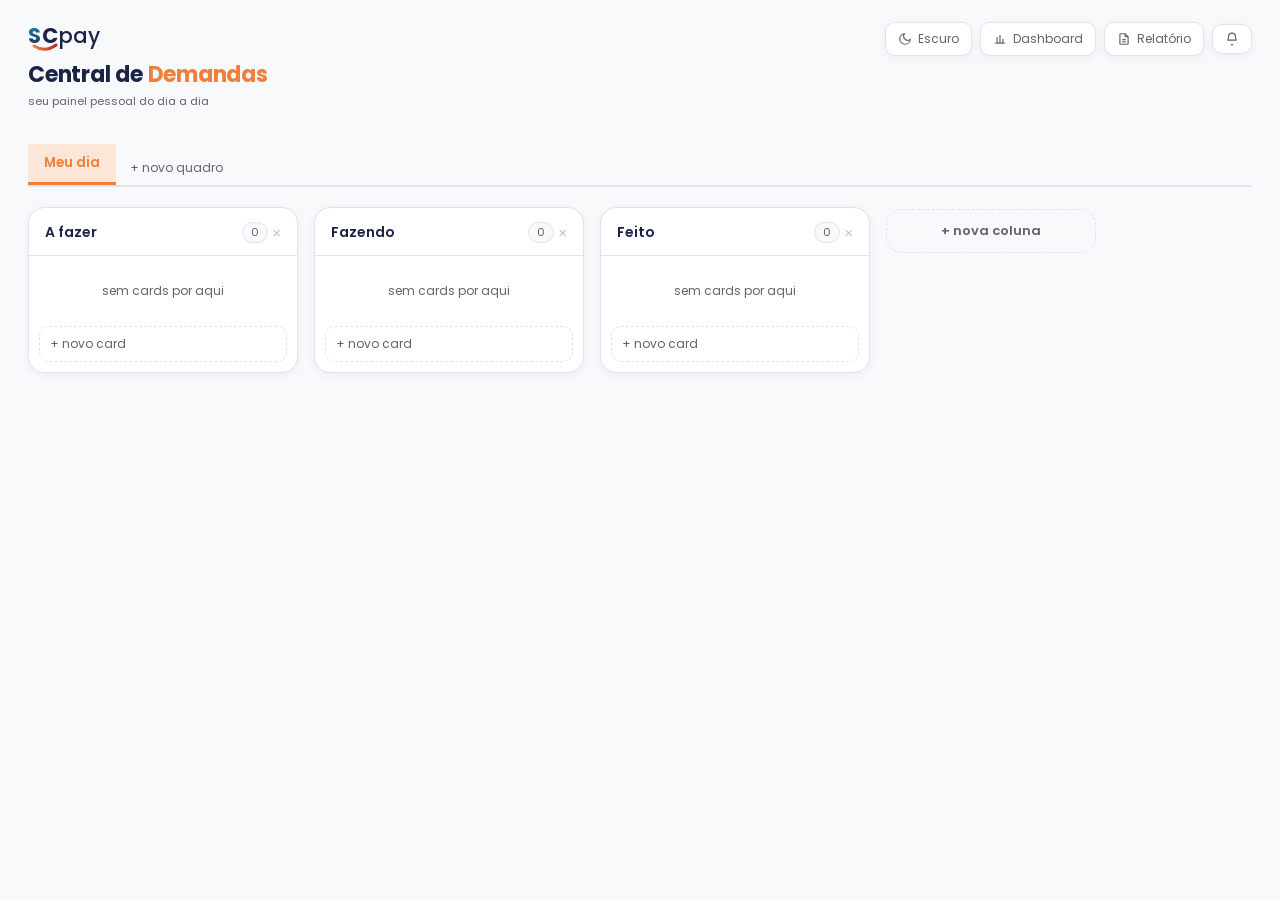
<file: ferramentas/central-de-demandas/index.html>
<!DOCTYPE html>
<html lang="pt-BR">
<head>
<meta charset="UTF-8">
<title>Central de Demandas</title>
<link rel="preconnect" href="https://fonts.googleapis.com">
<link href="https://fonts.googleapis.com/css2?family=Poppins:wght@400;500;600;700&display=swap" rel="stylesheet">
<style>
  :root{
    --ink:#1C2445;
    --ink-soft:#61636E;
    --ink-soft-light:#8D91A2;
    --slate:#2B2D3B;
    --paper:#F7F9FB;
    --paper-raised:#FFFFFF;
    --line:#E2E3E8;
    --amber:#F07F3C;
    --amber-light:#F29258;
    --amber-bg:#FCE6D8;
    --teal:#22C5AD;
    --teal-bg:#CCF1F5;
    --red:#C0463F;
    --red-bg:#F8E3E1;
    --shadow: 0 2px 8px rgba(28,36,69,0.06);
  }
  :root[data-theme="dark"]{
    color-scheme:dark;
    --ink:#E7E9F2;
    --ink-soft:#A0A3B4;
    --ink-soft-light:#7C8091;
    --slate:#0E0F16;
    --paper:#12141C;
    --paper-raised:#1B1E28;
    --line:#2C303C;
    --amber:#F58C4E;
    --amber-light:#F29258;
    --amber-bg:rgba(240,127,60,0.16);
    --teal:#2FD3BB;
    --teal-bg:rgba(34,197,173,0.16);
    --red:#E4675F;
    --red-bg:rgba(192,70,63,0.22);
    --shadow: 0 2px 10px rgba(0,0,0,0.45);
  }
  /* Ajustes pontuais de contraste no tema escuro (badges/cores fixas) */
  :root[data-theme="dark"] .badge.assignee{background:#2E3350; color:var(--ink);}
  :root[data-theme="dark"] .badge.due-ok{color:#4FD8C4;}
  :root[data-theme="dark"] .icon-btn.active-mode{background:var(--amber); color:#12141C; border-color:var(--amber);}
  *{box-sizing:border-box;}
  body{
    margin:0;
    background:var(--paper);
    color:var(--ink);
    font-family:'Poppins',sans-serif;
    min-height:100vh;
  }
  .app{display:flex; flex-direction:column; height:100vh;}

  header{
    padding:22px 28px 0 28px;
    flex-shrink:0;
  }
  .title-row{
    display:flex; align-items:flex-start; justify-content:space-between; gap:16px;
    margin-bottom:16px;
  }
  .wordmark{display:block; margin-bottom:6px;}
  h1{
    font-family:'Poppins',sans-serif;
    font-size:22px; font-weight:700; margin:0;
    letter-spacing:-0.01em;
    color:var(--ink);
  }
  h1 span{color:var(--amber);}
  .subtitle{
    font-family:'Poppins',sans-serif;
    font-size:11px; color:var(--ink-soft); margin-top:2px;
  }
  .save-status{
    font-family:'Poppins',sans-serif;
    font-size:10.5px; margin-top:4px; height:14px;
    display:flex; align-items:center; gap:5px;
    opacity:0;
    transition:opacity .35s ease;
  }
  .save-status.visible{opacity:1;}
  .save-status .dot{width:6px; height:6px; border-radius:50%; flex-shrink:0;}
  .save-status.ok{color:var(--teal);}
  .save-status.ok .dot{background:var(--teal);}
  .save-status.saving{color:var(--ink-soft);}
  .save-status.saving .dot{background:var(--ink-soft);}
  .save-status.error{color:var(--red);}
  .save-status.error .dot{background:var(--red);}

  .header-actions{display:flex; align-items:center; gap:8px; position:relative;}
  .icon-btn{
    display:flex; align-items:center; gap:6px;
    background:var(--paper-raised);
    border:1px solid var(--line);
    border-radius:10px;
    padding:7px 12px;
    font-family:'Poppins',sans-serif;
    font-size:12px;
    color:var(--ink-soft);
    cursor:pointer;
    box-shadow:var(--shadow);
  }
  .icon-btn:hover{color:var(--ink); border-color:var(--ink-soft);}
  .icon-btn.active-mode{background:var(--ink); color:#fff; border-color:var(--ink);}
  .icon-btn svg{width:14px; height:14px; flex-shrink:0;}
  .bell-wrap{position:relative;}
  .bell-badge{
    position:absolute; top:-5px; right:-5px;
    min-width:16px; height:16px; padding:0 3px;
    border-radius:20px; background:var(--red); color:#fff;
    font-family:'Poppins',sans-serif; font-size:9.5px;
    display:flex; align-items:center; justify-content:center;
  }
  .bell-badge.amber{background:var(--amber);}
  .notif-panel{
    position:absolute; top:calc(100% + 8px); right:0;
    width:320px; max-height:380px; overflow-y:auto;
    background:var(--paper-raised); border:1px solid var(--line);
    border-radius:10px; box-shadow:0 12px 30px rgba(27,42,74,0.18);
    z-index:60; display:none;
  }
  .notif-panel.open{display:block;}
  .notif-head{
    font-family:'Poppins',sans-serif; font-weight:600; font-size:12.5px;
    padding:12px 14px; border-bottom:1px solid var(--line);
  }
  .notif-item{
    padding:10px 14px; border-bottom:1px solid var(--line);
    cursor:pointer;
  }
  .notif-item:hover{background:var(--paper);}
  .notif-item:last-child{border-bottom:none;}
  .notif-title{font-size:13px; font-weight:500; margin-bottom:3px;}
  .notif-sub{font-family:'Poppins',sans-serif; font-size:10.5px; color:var(--ink-soft);}
  .notif-empty{padding:20px 14px; text-align:center; font-family:'Poppins',sans-serif; font-size:12px; color:var(--ink-soft);}

  .tabs{
    display:flex; align-items:flex-end; gap:2px;
    border-bottom:2px solid var(--line);
    overflow-x:auto;
    scrollbar-width:none;
  }
  .tabs::-webkit-scrollbar{display:none;}
  .tab{
    font-family:'Poppins',sans-serif;
    font-weight:600; font-size:13.5px;
    padding:9px 16px;
    background:transparent;
    color:var(--ink-soft);
    border:none;
    border-bottom:3px solid transparent;
    cursor:pointer;
    white-space:nowrap;
    position:relative;
    top:2px;
    transition:background .12s, color .12s;
  }
  .tab:hover{background:var(--amber-bg); color:var(--ink);}
  .tab.active{
    background:var(--amber-bg);
    color:var(--amber);
    border-bottom:3px solid var(--amber);
    top:0;
  }
  .tab .del-board{
    margin-left:8px; opacity:.4; font-weight:400;
  }
  .tab .del-board:hover{opacity:1; color:var(--red);}
  .new-board-btn{
    font-family:'Poppins',sans-serif;
    font-size:12px;
    padding:8px 12px;
    background:none;
    border:none;
    color:var(--ink-soft);
    cursor:pointer;
    flex-shrink:0;
  }
  .new-board-btn:hover{color:var(--amber);}

  main{
    flex:1;
    overflow:auto;
    padding:20px 28px 24px 28px;
  }
  .board{
    display:flex;
    gap:16px;
    height:100%;
    align-items:flex-start;
  }
  .column{
    background:var(--paper-raised);
    border:1px solid var(--line);
    border-radius:16px;
    width:270px;
    min-width:270px;
    max-height:100%;
    display:flex;
    flex-direction:column;
    box-shadow:var(--shadow);
  }
  .column.drag-over{outline:2px solid var(--amber); outline-offset:-2px;}
  .col-head{
    padding:12px 12px 10px 14px;
    display:flex; align-items:center; justify-content:space-between;
    border-bottom:1px solid var(--line);
    flex-shrink:0;
  }
  .col-name{
    font-family:'Poppins',sans-serif;
    font-weight:600; font-size:14px;
    background:none; border:none; color:var(--ink);
    width:100%; padding:2px;
    border-radius:4px;
  }
  .col-name:focus{outline:1px solid var(--ink-soft); background:var(--paper);}
  .col-count{
    font-family:'Poppins',sans-serif;
    font-size:11px; color:var(--ink-soft);
    background:var(--paper); border:1px solid var(--line);
    border-radius:20px; padding:1px 8px; margin-left:8px; flex-shrink:0;
  }
  .col-del{
    background:none; border:none; color:var(--ink-soft); opacity:.4;
    cursor:pointer; font-size:15px; padding:2px 4px; flex-shrink:0;
  }
  .col-del:hover{opacity:1; color:var(--red);}

  .card-list{
    padding:10px; overflow-y:auto; flex:1; min-height:60px;
    display:flex; flex-direction:column; gap:8px;
  }
  @keyframes cardIn{
    from{ opacity:0; transform:translateY(8px); }
    to{ opacity:1; transform:translateY(0); }
  }
  @media (prefers-reduced-motion: reduce){
    .card{ animation:none !important; }
  }
  .card{
    background:var(--paper);
    border:1px solid var(--line);
    border-left:3px solid var(--amber);
    border-radius:12px;
    padding:10px 11px;
    cursor:grab;
    transition: box-shadow .16s, transform .16s;
    animation: cardIn .32s cubic-bezier(.2,.7,.3,1) both;
  }
  .card:hover{box-shadow:var(--shadow); transform:translateY(-1px);}
  .card.dragging{
    opacity:.55;
    transform:rotate(-2deg) scale(1.04);
    box-shadow:0 10px 24px rgba(28,36,69,0.18);
    cursor:grabbing;
  }
  .card-title{font-size:13.5px; font-weight:500; line-height:1.35; margin-bottom:7px;}
  .card-meta{display:flex; align-items:center; gap:6px; flex-wrap:wrap;}
  .badge{
    font-family:'Poppins',sans-serif;
    font-size:10.5px;
    padding:2px 7px;
    border-radius:20px;
    display:inline-flex; align-items:center; gap:4px;
  }
  .badge.due-ok{background:var(--teal-bg); color:#0f7a68;}
  .badge.due-soon{background:var(--amber-bg); color:var(--amber);}
  .badge.due-late{background:var(--red-bg); color:var(--red);}
  .badge.checklist{background:var(--line); color:var(--ink-soft);}
  .badge.assignee{background:#E4E6F0; color:var(--ink);}
  .badge.blocker{background:var(--red-bg); color:var(--red); font-weight:500;}
  .badge.effort{background:var(--amber-bg); color:var(--amber); font-weight:500;}

  .add-card-btn{
    margin:0 10px 10px 10px;
    font-family:'Poppins',sans-serif;
    font-size:12px;
    text-align:left;
    padding:8px 10px;
    background:none;
    border:1.5px dashed var(--line);
    border-radius:10px;
    color:var(--ink-soft);
    cursor:pointer;
    flex-shrink:0;
  }
  .add-card-btn:hover{border-color:var(--ink-soft); color:var(--ink);}

  .add-column{
    width:210px; min-width:210px;
    height:44px;
    align-self:flex-start;
    margin-top:2px;
    font-family:'Poppins',sans-serif;
    font-weight:600; font-size:13px;
    background:none;
    border:1.5px dashed var(--line);
    border-radius:16px;
    color:var(--ink-soft);
    cursor:pointer;
  }
  .add-column:hover{border-color:var(--ink-soft); color:var(--ink);}

  /* Dashboard */
  .dash{max-width:920px;}
  .dash-title{
    font-family:'Poppins',sans-serif; font-weight:700; font-size:17px;
    margin:0 0 4px 0;
  }
  .dash-sub{
    font-family:'Poppins',sans-serif; font-size:11px; color:var(--ink-soft);
    margin-bottom:22px;
  }
  .stat-grid{
    display:grid; grid-template-columns:repeat(auto-fit,minmax(140px,1fr)); gap:12px; margin-bottom:26px;
  }
  .stat-card{
    background:var(--paper-raised); border:1px solid var(--line); border-radius:16px;
    padding:14px 16px; box-shadow:var(--shadow);
  }
  .stat-num{font-family:'Poppins',sans-serif; font-weight:700; font-size:24px;}
  .stat-num.red{color:var(--red);} .stat-num.amber{color:var(--amber);} .stat-num.teal{color:var(--teal);}
  .stat-label{font-family:'Poppins',sans-serif; font-size:10.5px; color:var(--ink-soft); margin-top:3px;}
  .dash-panel{
    background:var(--paper-raised); border:1px solid var(--line); border-radius:16px;
    padding:18px 20px; margin-bottom:16px; box-shadow:var(--shadow);
  }
  .dash-panel h3{
    font-family:'Poppins',sans-serif; font-size:13.5px; font-weight:600; margin:0 0 14px 0;
  }
  .bar-row{display:flex; align-items:center; gap:10px; margin-bottom:10px;}
  .bar-row:last-child{margin-bottom:0;}
  .bar-label{
    font-family:'Poppins',sans-serif; font-size:11px; color:var(--ink-soft);
    width:130px; flex-shrink:0; overflow:hidden; text-overflow:ellipsis; white-space:nowrap;
  }
  .bar-track{flex:1; height:9px; background:var(--paper); border-radius:20px; overflow:hidden;}
  .bar-fill{height:100%; background:var(--amber); border-radius:20px; width:0; transition:width .7s cubic-bezier(.2,.7,.2,1);}
  .bar-val{font-family:'Poppins',sans-serif; font-size:11px; width:26px; text-align:right; flex-shrink:0;}
  .progress-line{display:flex; align-items:center; gap:12px;}
  .progress-track{flex:1; height:14px; background:var(--paper); border-radius:20px; overflow:hidden;}
  .progress-fill{height:100%; background:repeating-linear-gradient(135deg, var(--amber) 0 10px, var(--amber-light) 10px 20px); border-radius:20px; width:0; transition:width .8s cubic-bezier(.2,.7,.2,1);}
  .progress-pct{font-family:'Poppins',sans-serif; font-weight:700; font-size:15px;}

  /* Modal */
  .overlay{
    position:fixed; inset:0; background:rgba(27,42,74,0.35);
    display:none; align-items:center; justify-content:center; z-index:50;
    padding:20px;
  }
  .overlay.open{display:flex;}
  .modal{
    background:var(--paper-raised);
    border-radius:16px;
    width:100%; max-width:440px;
    max-height:85vh; overflow-y:auto;
    padding:22px;
    box-shadow:0 12px 40px rgba(27,42,74,0.25);
  }
  .modal-title{
    font-family:'Poppins',sans-serif;
    font-weight:600; font-size:16px;
    border:none; width:100%; padding:6px 0;
    border-bottom:2px solid var(--line);
    margin-bottom:16px;
  }
  .modal-title:focus{outline:none; border-bottom-color:var(--ink);}
  .field-label{
    font-family:'Poppins',sans-serif;
    font-size:10.5px; text-transform:uppercase; letter-spacing:.04em;
    color:var(--ink-soft); margin-bottom:6px; display:block;
  }
  .field{margin-bottom:18px;}
  .field-row{display:flex; gap:16px;}
  .field-row .field{flex:1;}
  input[type=date], input[type=text].line-input, select.line-input{
    font-family:'Poppins',sans-serif; font-size:13px;
    padding:9px 11px; border:1px solid var(--line); border-radius:10px;
    color:var(--ink); background:var(--paper-raised); width:100%;
  }
  .clear-date{
    font-family:'Poppins',sans-serif; font-size:11px;
    background:none; border:none; color:var(--ink-soft); cursor:pointer;
    margin-left:8px; text-decoration:underline;
  }
  .checklist-item{
    display:flex; align-items:center; gap:8px; margin-bottom:6px;
  }
  .checklist-item input[type=checkbox]{width:15px; height:15px; accent-color:var(--teal); flex-shrink:0;}
  .checklist-item input[type=text]{
    flex:1; border:none; border-bottom:1px solid transparent;
    font-size:13.5px; padding:3px 2px; background:none; color:var(--ink);
  }
  .checklist-item input[type=text]:focus{outline:none; border-bottom-color:var(--line);}
  .checklist-item.done input[type=text]{color:var(--ink-soft); text-decoration:line-through;}
  .checklist-item .rm{
    background:none; border:none; color:var(--ink-soft); opacity:.4; cursor:pointer; font-size:14px;
  }
  .checklist-item .rm:hover{opacity:1; color:var(--red);}
  .add-task-row{
    display:flex; gap:8px; margin-top:8px;
  }
  .add-task-row input{
    flex:1; border:1px solid var(--line); border-radius:10px;
    padding:8px 10px; font-size:13px; font-family:'Poppins',sans-serif;
  }
  .add-task-row button{
    background:var(--amber); color:#fff; border:none; border-radius:10px;
    padding:0 16px; font-size:13px; cursor:pointer; font-family:'Poppins',sans-serif; font-weight:500;
  }
  .modal-footer{
    display:flex; justify-content:space-between; align-items:center;
    margin-top:20px; padding-top:14px; border-top:1px solid var(--line);
  }
  .delete-card{
    background:none; border:1px solid var(--red); color:var(--red);
    font-size:12px; padding:8px 14px; border-radius:10px; cursor:pointer;
    font-family:'Poppins',sans-serif;
  }
  .delete-card:hover{background:var(--red-bg);}
  .close-modal{
    background:var(--teal); color:#fff; border:none;
    font-size:13px; padding:9px 18px; border-radius:10px; cursor:pointer;
    font-family:'Poppins',sans-serif; font-weight:600;
  }
  .empty-state{
    font-family:'Poppins',sans-serif; font-size:12px; color:var(--ink-soft);
    padding:16px 12px; text-align:center;
  }
</style>
</head>
<body>
<div class="app">
  <header>
    <div class="title-row">
      <div>
        <svg class="wordmark" width="112" height="30" viewBox="0 0 112 30" xmlns="http://www.w3.org/2000/svg" aria-label="SCpay">
          <defs>
            <linearGradient id="sGrad" x1="0" y1="0" x2="0" y2="1">
              <stop offset="0%" stop-color="#178FCF"/>
              <stop offset="100%" stop-color="#1C2445"/>
            </linearGradient>
            <linearGradient id="swooshGrad" x1="0" y1="0" x2="1" y2="0">
              <stop offset="0%" stop-color="#F07F3C"/>
              <stop offset="100%" stop-color="#B82724"/>
            </linearGradient>
          </defs>
          <path d="M6,24 Q17,31 28,23" fill="none" stroke="url(#swooshGrad)" stroke-width="3" stroke-linecap="round"/>
          <text x="0" y="21" font-family="Poppins, sans-serif" font-size="21" font-weight="700" fill="url(#sGrad)">S</text>
          <text x="14" y="21" font-family="Poppins, sans-serif" font-size="21" font-weight="700" fill="#1C2445">C</text>
          <text x="30" y="21" font-family="Poppins, sans-serif" font-size="21" font-weight="500" fill="#1C2445">pay</text>
        </svg>
        <h1>Central de <span>Demandas</span></h1>
        <div class="subtitle">seu painel pessoal do dia a dia</div>
        <div class="save-status" id="saveStatus"></div>
      </div>
      <div class="header-actions">
        <button class="icon-btn" id="themeToggle" title="Alternar tema claro/escuro" aria-label="Alternar tema claro/escuro"></button>
        <button class="icon-btn" id="dashToggle">
          <svg viewBox="0 0 24 24" fill="none" stroke="currentColor" stroke-width="2"><path d="M4 19h16M7 19V9M12 19V5M17 19v-7"/></svg>
          Dashboard
        </button>
        <button class="icon-btn" id="reportBtn">
          <svg viewBox="0 0 24 24" fill="none" stroke="currentColor" stroke-width="2"><path d="M14 3H6a1 1 0 0 0-1 1v16a1 1 0 0 0 1 1h12a1 1 0 0 0 1-1V8l-5-5Z"/><path d="M14 3v5h5M9 13h6M9 17h6"/></svg>
          Relatório
        </button>
        <div class="bell-wrap">
          <button class="icon-btn" id="bellBtn">
            <svg viewBox="0 0 24 24" fill="none" stroke="currentColor" stroke-width="2"><path d="M6 8a6 6 0 0 1 12 0c0 5 2 6 2 6H4s2-1 2-6Z"/><path d="M10.3 21a1.94 1.94 0 0 0 3.4 0"/></svg>
            <span class="bell-badge" id="bellBadge" style="display:none;"></span>
          </button>
          <div class="notif-panel" id="notifPanel"></div>
        </div>
      </div>
    </div>
    <div class="tabs" id="tabs"></div>
  </header>
  <main id="main">
    <div class="board" id="board"></div>
  </main>
</div>

<div class="overlay" id="overlay">
  <div class="modal" id="modal"></div>
</div>

<script>
const STORAGE_KEY = 'kanban-state';
const THEME_KEY = 'kanban-theme';
let state = null;
let activeCardRef = null; // {boardId, colId, cardId}
let viewMode = 'board'; // 'board' | 'dashboard'

function uid(){ return Math.random().toString(36).slice(2,10); }

// ---- Theme (claro / escuro) ----
const SUN_ICON = '<svg viewBox="0 0 24 24" fill="none" stroke="currentColor" stroke-width="2"><circle cx="12" cy="12" r="4"/><path d="M12 2v2M12 20v2M4.9 4.9l1.4 1.4M17.7 17.7l1.4 1.4M2 12h2M20 12h2M4.9 19.1l1.4-1.4M17.7 6.3l1.4-1.4"/></svg>';
const MOON_ICON = '<svg viewBox="0 0 24 24" fill="none" stroke="currentColor" stroke-width="2"><path d="M21 12.8A9 9 0 1 1 11.2 3a7 7 0 0 0 9.8 9.8Z"/></svg>';

function initTheme(){
  let theme;
  try{ theme = localStorage.getItem(THEME_KEY); }catch(e){ theme = null; }
  if(theme !== 'dark' && theme !== 'light'){
    theme = (window.matchMedia && window.matchMedia('(prefers-color-scheme: dark)').matches) ? 'dark' : 'light';
  }
  applyTheme(theme);
}

function applyTheme(theme){
  document.documentElement.setAttribute('data-theme', theme);
  const btn = document.getElementById('themeToggle');
  if(btn){
    const dark = theme === 'dark';
    btn.innerHTML = (dark ? SUN_ICON : MOON_ICON) + (dark ? 'Claro' : 'Escuro');
  }
}

function toggleTheme(){
  const next = document.documentElement.getAttribute('data-theme') === 'dark' ? 'light' : 'dark';
  applyTheme(next);
  try{ localStorage.setItem(THEME_KEY, next); }catch(e){ /* modo privado: tema não persiste, mas segue funcionando */ }
}

document.getElementById('themeToggle').addEventListener('click', toggleTheme);
initTheme();

const EFFORT_OPTIONS = [
  {value:'', label:'—'},
  {value:'pp', label:'PP · rápido'},
  {value:'p', label:'P · pequeno'},
  {value:'m', label:'M · médio'},
  {value:'g', label:'G · grande'},
  {value:'gg', label:'GG · muito grande'}
];
const EFFORT_LABELS = {pp:'PP', p:'P', m:'M', g:'G', gg:'GG'};

function defaultState(){
  const boardId = uid();
  const mk = n => ({id:uid(), name:n, cards:[]});
  return {
    activeBoardId: boardId,
    members: [],
    boards: [
      { id: boardId, name: 'Meu dia', columns: [mk('A fazer'), mk('Fazendo'), mk('Feito')] }
    ]
  };
}

function loadState(){
  try{
    const raw = localStorage.getItem(STORAGE_KEY);
    state = raw ? JSON.parse(raw) : defaultState();
  }catch(e){
    console.error('Não foi possível ler os dados salvos neste navegador', e);
    state = defaultState();
  }
  if(!state.members) state.members = [];
  state.boards.forEach(b=> b.columns.forEach(c=> c.cards.forEach(card=>{
    if(card.assignee === undefined) card.assignee = '';
    if(card.blocker === undefined) card.blocker = '';
    if(card.effort === undefined) card.effort = '';
  })));
  render();
}

let saveTimer = null;
let saveStatusHideTimer = null;
let memoryOnlyFallback = false; // true se este navegador não permitir localStorage (ex: modo privado restrito)

function setSaveStatus(kind, text){
  const el = document.getElementById('saveStatus');
  if(!el) return;
  clearTimeout(saveStatusHideTimer);
  el.className = 'save-status ' + kind;
  el.innerHTML = `<span class="dot"></span>${text}`;
  requestAnimationFrame(()=> el.classList.add('visible'));
  if(kind === 'ok'){
    saveStatusHideTimer = setTimeout(()=> el.classList.remove('visible'), 2200);
  }
}

function saveState(){
  clearTimeout(saveTimer);
  saveTimer = setTimeout(()=>{
    const payload = JSON.stringify(state);
    try{
      localStorage.setItem(STORAGE_KEY, payload);
      memoryOnlyFallback = false;
      setSaveStatus('ok', 'Salvo neste navegador');
    }catch(e){
      console.error('Falha ao salvar no localStorage', e);
      memoryOnlyFallback = true;
      const reason = (e && e.name === 'QuotaExceededError')
        ? 'o armazenamento deste navegador está cheio'
        : 'este navegador está bloqueando o armazenamento local (ex: modo privado)';
      setSaveStatus('error', `Não foi possível salvar — ${reason}. Seus dados continuam na tela, mas serão perdidos ao fechar a aba.`);
    }
  }, 150);
}

window.addEventListener('beforeunload', (e)=>{
  if(memoryOnlyFallback){
    e.preventDefault();
    e.returnValue = '';
  }
});

function activeBoard(){
  return state.boards.find(b=>b.id===state.activeBoardId) || state.boards[0];
}

function isDoneColumn(col){
  const n = col.name.toLowerCase();
  return n.includes('feito') || n.includes('conclu') || n.includes('done') || n.includes('pronto');
}

function dueInfo(dateStr){
  if(!dateStr) return null;
  const today = new Date(); today.setHours(0,0,0,0);
  const d = new Date(dateStr+'T00:00:00');
  const diffDays = Math.round((d-today)/86400000);
  const fmt = d.toLocaleDateString('pt-BR',{day:'2-digit', month:'2-digit'});
  if(diffDays < 0) return {cls:'due-late', label:`atrasado · ${fmt}`, diffDays};
  if(diffDays <= 2) return {cls:'due-soon', label:`prazo ${fmt}`, diffDays};
  return {cls:'due-ok', label:`prazo ${fmt}`, diffDays};
}

function render(){
  renderTabs();
  renderHeaderActions();
  renderNotifPanel();
  if(viewMode==='dashboard') renderDashboard();
  else renderBoard();
}

function renderTabs(){
  const tabs = document.getElementById('tabs');
  tabs.innerHTML = '';
  state.boards.forEach(b=>{
    const el = document.createElement('div');
    el.className = 'tab' + (b.id===state.activeBoardId ? ' active':'');
    el.innerHTML = escapeHtml(b.name) + (state.boards.length>1 ? ' <span class="del-board" title="Excluir quadro">×</span>' : '');
    el.onclick = (e)=>{
      if(e.target.classList.contains('del-board')){
        e.stopPropagation();
        if(confirm(`Excluir o quadro "${b.name}"?`)){
          state.boards = state.boards.filter(x=>x.id!==b.id);
          if(state.activeBoardId===b.id) state.activeBoardId = state.boards[0].id;
          saveState(); render();
        }
        return;
      }
      state.activeBoardId = b.id;
      saveState(); render();
    };
    tabs.appendChild(el);
  });
  const addBtn = document.createElement('button');
  addBtn.className = 'new-board-btn';
  addBtn.textContent = '+ novo quadro';
  addBtn.onclick = ()=>{
    const name = prompt('Nome do novo quadro:');
    if(!name) return;
    const mk = n => ({id:uid(), name:n, cards:[]});
    const nb = {id:uid(), name, columns:[mk('A fazer'), mk('Fazendo'), mk('Feito')]};
    state.boards.push(nb);
    state.activeBoardId = nb.id;
    saveState(); render();
  };
  tabs.appendChild(addBtn);
}

function renderHeaderActions(){
  document.getElementById('dashToggle').classList.toggle('active-mode', viewMode==='dashboard');
}

// ---- Notifications ----
function getNotifications(){
  const items = [];
  state.boards.forEach(b=>{
    b.columns.forEach(col=>{
      if(isDoneColumn(col)) return;
      col.cards.forEach(card=>{
        const info = dueInfo(card.dueDate);
        if(info && info.diffDays<=2){
          items.push({board:b, col, card, info});
        }
      });
    });
  });
  items.sort((a,b)=> a.info.diffDays - b.info.diffDays);
  return items;
}

function renderNotifPanel(){
  const items = getNotifications();
  const badge = document.getElementById('bellBadge');
  if(items.length===0){
    badge.style.display = 'none';
  }else{
    badge.style.display = 'flex';
    badge.textContent = items.length;
    const hasLate = items.some(i=>i.info.diffDays<0);
    badge.classList.toggle('amber', !hasLate);
  }
  const panel = document.getElementById('notifPanel');
  panel.innerHTML = '';
  const head = document.createElement('div');
  head.className = 'notif-head';
  head.textContent = 'Vencimentos próximos e atrasados';
  panel.appendChild(head);
  if(items.length===0){
    const e = document.createElement('div');
    e.className = 'notif-empty';
    e.textContent = 'Nada vencendo nos próximos dias 🙂';
    panel.appendChild(e);
    return;
  }
  items.forEach(it=>{
    const el = document.createElement('div');
    el.className = 'notif-item';
    const title = document.createElement('div');
    title.className = 'notif-title';
    title.textContent = it.card.title || '(sem título)';
    const sub = document.createElement('div');
    sub.className = 'notif-sub';
    sub.textContent = `${it.board.name} · ${it.col.name} · ${it.info.label}`;
    el.appendChild(title); el.appendChild(sub);
    el.onclick = ()=>{
      document.getElementById('notifPanel').classList.remove('open');
      viewMode = 'board';
      state.activeBoardId = it.board.id;
      saveState(); render();
      openCardModal(it.board.id, it.col.id, it.card.id);
    };
    panel.appendChild(el);
  });
}

document.getElementById('bellBtn').addEventListener('click', (e)=>{
  e.stopPropagation();
  document.getElementById('notifPanel').classList.toggle('open');
});
document.addEventListener('click', (e)=>{
  const panel = document.getElementById('notifPanel');
  if(panel.classList.contains('open') && !panel.contains(e.target) && e.target.id!=='bellBtn'){
    panel.classList.remove('open');
  }
});

document.getElementById('dashToggle').addEventListener('click', ()=>{
  viewMode = viewMode==='dashboard' ? 'board' : 'dashboard';
  render();
});

document.getElementById('reportBtn').addEventListener('click', generateReport);

// ---- Board view ----
function renderBoard(){
  const main = document.getElementById('main');
  main.innerHTML = '<div class="board" id="board"></div>';
  const board = document.getElementById('board');
  const b = activeBoard();
  b.columns.forEach(col=>{
    board.appendChild(renderColumn(b, col));
  });
  const addCol = document.createElement('button');
  addCol.className = 'add-column';
  addCol.textContent = '+ nova coluna';
  addCol.onclick = ()=>{
    const name = prompt('Nome da coluna:');
    if(!name) return;
    b.columns.push({id:uid(), name, cards:[]});
    saveState(); render();
  };
  board.appendChild(addCol);
}

function renderColumn(board, col){
  const wrap = document.createElement('div');
  wrap.className = 'column';
  wrap.ondragover = (e)=>{ e.preventDefault(); wrap.classList.add('drag-over'); };
  wrap.ondragleave = ()=> wrap.classList.remove('drag-over');
  wrap.ondrop = (e)=>{
    e.preventDefault();
    wrap.classList.remove('drag-over');
    const cardId = e.dataTransfer.getData('text/plain');
    moveCard(board, cardId, col.id);
  };

  const head = document.createElement('div');
  head.className = 'col-head';
  const nameInput = document.createElement('input');
  nameInput.className = 'col-name';
  nameInput.value = col.name;
  nameInput.onchange = ()=>{ col.name = nameInput.value || col.name; saveState(); render(); };
  const count = document.createElement('span');
  count.className = 'col-count';
  count.textContent = col.cards.length;
  const del = document.createElement('button');
  del.className = 'col-del';
  del.textContent = '×';
  del.title = 'Excluir coluna';
  del.onclick = ()=>{
    if(board.columns.length<=1){ alert('O quadro precisa ter ao menos uma coluna.'); return; }
    if(confirm(`Excluir a coluna "${col.name}" e seus cards?`)){
      board.columns = board.columns.filter(c=>c.id!==col.id);
      saveState(); render();
    }
  };
  head.appendChild(nameInput);
  head.appendChild(count);
  head.appendChild(del);
  wrap.appendChild(head);

  const list = document.createElement('div');
  list.className = 'card-list';
  if(col.cards.length===0){
    const empty = document.createElement('div');
    empty.className = 'empty-state';
    empty.textContent = 'sem cards por aqui';
    list.appendChild(empty);
  }
  col.cards.forEach((card, idx)=>{
    const cardEl = renderCard(board, col, card);
    cardEl.style.animationDelay = `${Math.min(idx,10)*35}ms`;
    list.appendChild(cardEl);
  });
  wrap.appendChild(list);

  const addCardBtn = document.createElement('button');
  addCardBtn.className = 'add-card-btn';
  addCardBtn.textContent = '+ novo card';
  addCardBtn.onclick = ()=>{
    const card = {id:uid(), title:'Novo card', dueDate:'', assignee:'', blocker:'', effort:'', checklist:[]};
    col.cards.push(card);
    saveState(); render();
    openCardModal(board.id, col.id, card.id);
  };
  wrap.appendChild(addCardBtn);

  return wrap;
}

function renderCard(board, col, card){
  const el = document.createElement('div');
  el.className = 'card';
  el.draggable = true;
  el.ondragstart = (e)=>{
    e.dataTransfer.setData('text/plain', card.id);
    setTimeout(()=> el.classList.add('dragging'), 0);
  };
  el.ondragend = ()=> el.classList.remove('dragging');
  el.onclick = ()=> openCardModal(board.id, col.id, card.id);

  const title = document.createElement('div');
  title.className = 'card-title';
  title.textContent = card.title || '(sem título)';
  el.appendChild(title);

  const meta = document.createElement('div');
  meta.className = 'card-meta';
  const info = dueInfo(card.dueDate);
  if(info){
    const b = document.createElement('span');
    b.className = 'badge ' + info.cls;
    b.textContent = info.label;
    meta.appendChild(b);
  }
  if(card.assignee){
    const b = document.createElement('span');
    b.className = 'badge assignee';
    b.textContent = '@ ' + card.assignee;
    meta.appendChild(b);
  }
  if(card.effort){
    const b = document.createElement('span');
    b.className = 'badge effort';
    b.textContent = EFFORT_LABELS[card.effort] || card.effort;
    meta.appendChild(b);
  }
  if(card.blocker){
    const b = document.createElement('span');
    b.className = 'badge blocker';
    b.title = card.blocker;
    b.textContent = '⛔ bloqueado';
    meta.appendChild(b);
  }
  if(card.checklist.length>0){
    const done = card.checklist.filter(t=>t.done).length;
    const b = document.createElement('span');
    b.className = 'badge checklist';
    b.textContent = `✓ ${done}/${card.checklist.length}`;
    meta.appendChild(b);
  }
  el.appendChild(meta);
  return el;
}

function moveCard(board, cardId, targetColId){
  let card = null, fromCol = null;
  for(const c of board.columns){
    const idx = c.cards.findIndex(x=>x.id===cardId);
    if(idx>-1){ card = c.cards[idx]; fromCol = c; c.cards.splice(idx,1); break; }
  }
  if(!card) return;
  const toCol = board.columns.find(c=>c.id===targetColId);
  toCol.cards.push(card);
  saveState(); render();
}

function escapeHtml(s){
  const d = document.createElement('div');
  d.textContent = s;
  return d.innerHTML;
}

// ---- Modal ----
function findCard(boardId, colId, cardId){
  const b = state.boards.find(x=>x.id===boardId);
  const c = b.columns.find(x=>x.id===colId);
  const card = c.cards.find(x=>x.id===cardId);
  return {board:b, col:c, card};
}

function openCardModal(boardId, colId, cardId){
  activeCardRef = {boardId, colId, cardId};
  document.getElementById('overlay').classList.add('open');
  renderModal();
}

function closeModal(){
  document.getElementById('overlay').classList.remove('open');
  activeCardRef = null;
  render();
}

function renderModal(){
  const {board, col, card} = findCard(activeCardRef.boardId, activeCardRef.colId, activeCardRef.cardId);
  const modal = document.getElementById('modal');
  modal.innerHTML = '';

  const titleInput = document.createElement('input');
  titleInput.className = 'modal-title';
  titleInput.value = card.title;
  titleInput.onchange = ()=>{ card.title = titleInput.value || 'Novo card'; saveState(); };
  modal.appendChild(titleInput);

  const fieldRow = document.createElement('div');
  fieldRow.className = 'field-row';

  // Due date field
  const dueField = document.createElement('div');
  dueField.className = 'field';
  const dueLabel = document.createElement('span');
  dueLabel.className = 'field-label';
  dueLabel.textContent = 'Prazo';
  dueField.appendChild(dueLabel);
  const dueInput = document.createElement('input');
  dueInput.type = 'date';
  dueInput.value = card.dueDate || '';
  dueInput.onchange = ()=>{ card.dueDate = dueInput.value; saveState(); };
  dueField.appendChild(dueInput);
  if(card.dueDate){
    const clear = document.createElement('button');
    clear.className = 'clear-date';
    clear.textContent = 'limpar';
    clear.onclick = ()=>{ card.dueDate=''; saveState(); renderModal(); };
    dueField.appendChild(clear);
  }
  fieldRow.appendChild(dueField);

  // Assignee field
  const asField = document.createElement('div');
  asField.className = 'field';
  const asLabel = document.createElement('span');
  asLabel.className = 'field-label';
  asLabel.textContent = 'Responsável';
  asField.appendChild(asLabel);
  const asInput = document.createElement('input');
  asInput.type = 'text';
  asInput.className = 'line-input';
  asInput.placeholder = 'Nome...';
  asInput.value = card.assignee || '';
  asInput.setAttribute('list','members-list');
  asInput.onchange = ()=>{
    card.assignee = asInput.value.trim();
    if(card.assignee && !state.members.includes(card.assignee)) state.members.push(card.assignee);
    saveState();
  };
  asField.appendChild(asInput);
  const datalist = document.createElement('datalist');
  datalist.id = 'members-list';
  state.members.forEach(m=>{
    const opt = document.createElement('option');
    opt.value = m;
    datalist.appendChild(opt);
  });
  asField.appendChild(datalist);
  fieldRow.appendChild(asField);

  modal.appendChild(fieldRow);

  const fieldRow2 = document.createElement('div');
  fieldRow2.className = 'field-row';

  // Effort field
  const efField = document.createElement('div');
  efField.className = 'field';
  const efLabel = document.createElement('span');
  efLabel.className = 'field-label';
  efLabel.textContent = 'Esforço (opcional)';
  efField.appendChild(efLabel);
  const efSelect = document.createElement('select');
  efSelect.className = 'line-input';
  EFFORT_OPTIONS.forEach(opt=>{
    const o = document.createElement('option');
    o.value = opt.value; o.textContent = opt.label;
    if(card.effort === opt.value) o.selected = true;
    efSelect.appendChild(o);
  });
  efSelect.onchange = ()=>{ card.effort = efSelect.value; saveState(); };
  efField.appendChild(efSelect);
  fieldRow2.appendChild(efField);

  // Blocker field
  const blField = document.createElement('div');
  blField.className = 'field';
  const blLabel = document.createElement('span');
  blLabel.className = 'field-label';
  blLabel.textContent = 'Bloqueador (opcional)';
  blField.appendChild(blLabel);
  const blInput = document.createElement('input');
  blInput.type = 'text';
  blInput.className = 'line-input';
  blInput.placeholder = 'O que está travando essa tarefa?';
  blInput.value = card.blocker || '';
  blInput.onchange = ()=>{ card.blocker = blInput.value.trim(); saveState(); render(); };
  blField.appendChild(blInput);
  fieldRow2.appendChild(blField);

  modal.appendChild(fieldRow2);

  // Checklist field
  const clField = document.createElement('div');
  clField.className = 'field';
  const clLabel = document.createElement('span');
  clLabel.className = 'field-label';
  clLabel.textContent = 'Tarefas';
  clField.appendChild(clLabel);

  card.checklist.forEach(task=>{
    const row = document.createElement('div');
    row.className = 'checklist-item' + (task.done ? ' done':'');
    const cb = document.createElement('input');
    cb.type = 'checkbox';
    cb.checked = task.done;
    cb.onchange = ()=>{ task.done = cb.checked; saveState(); renderModal(); };
    const txt = document.createElement('input');
    txt.type = 'text';
    txt.value = task.text;
    txt.onchange = ()=>{ task.text = txt.value; saveState(); };
    const rm = document.createElement('button');
    rm.className = 'rm';
    rm.textContent = '×';
    rm.onclick = ()=>{
      card.checklist = card.checklist.filter(t=>t.id!==task.id);
      saveState(); renderModal();
    };
    row.appendChild(cb); row.appendChild(txt); row.appendChild(rm);
    clField.appendChild(row);
  });

  const addRow = document.createElement('div');
  addRow.className = 'add-task-row';
  const newTask = document.createElement('input');
  newTask.type = 'text';
  newTask.placeholder = 'Nova tarefa ou pendência...';
  const addTaskFn = ()=>{
    const v = newTask.value.trim();
    if(!v) return;
    card.checklist.push({id:uid(), text:v, done:false});
    newTask.value='';
    saveState(); renderModal();
  };
  newTask.onkeydown = (e)=>{ if(e.key==='Enter') addTaskFn(); };
  const addBtn = document.createElement('button');
  addBtn.textContent = 'Add';
  addBtn.onclick = addTaskFn;
  addRow.appendChild(newTask); addRow.appendChild(addBtn);
  clField.appendChild(addRow);
  modal.appendChild(clField);

  // Footer
  const footer = document.createElement('div');
  footer.className = 'modal-footer';
  const delBtn = document.createElement('button');
  delBtn.className = 'delete-card';
  delBtn.textContent = 'Excluir card';
  delBtn.onclick = ()=>{
    if(confirm('Excluir este card?')){
      col.cards = col.cards.filter(c=>c.id!==card.id);
      saveState(); closeModal();
    }
  };
  const closeBtn = document.createElement('button');
  closeBtn.className = 'close-modal';
  closeBtn.textContent = 'Concluído';
  closeBtn.onclick = closeModal;
  footer.appendChild(delBtn);
  footer.appendChild(closeBtn);
  modal.appendChild(footer);

  setTimeout(()=> titleInput.focus(), 30);
}

document.getElementById('overlay').addEventListener('click', (e)=>{
  if(e.target.id==='overlay') closeModal();
});
document.addEventListener('keydown', (e)=>{
  if(e.key==='Escape' && activeCardRef) closeModal();
});

// ---- Dashboard ----
function renderDashboard(){
  const main = document.getElementById('main');
  const b = activeBoard();
  const allCards = [];
  b.columns.forEach(col=> col.cards.forEach(card=> allCards.push({col, card})));

  const total = allCards.length;
  const overdue = allCards.filter(x=>{ const i=dueInfo(x.card.dueDate); return i && i.diffDays<0 && !isDoneColumn(x.col); }).length;
  const dueSoon = allCards.filter(x=>{ const i=dueInfo(x.card.dueDate); return i && i.diffDays>=0 && i.diffDays<=2 && !isDoneColumn(x.col); }).length;
  const doneCards = allCards.filter(x=> isDoneColumn(x.col)).length;
  const blockedCards = allCards.filter(x=> x.card.blocker && !isDoneColumn(x.col)).length;

  let totalTasks=0, doneTasks=0;
  allCards.forEach(x=>{ totalTasks += x.card.checklist.length; doneTasks += x.card.checklist.filter(t=>t.done).length; });
  const pct = totalTasks>0 ? Math.round(doneTasks/totalTasks*100) : 0;

  const byCol = b.columns.map(c=>({name:c.name, count:c.cards.length}));
  const maxCol = Math.max(1, ...byCol.map(c=>c.count));

  const byAssignee = {};
  allCards.forEach(x=>{
    const a = x.card.assignee || 'Sem responsável';
    byAssignee[a] = (byAssignee[a]||0)+1;
  });
  const assigneeList = Object.entries(byAssignee).sort((a,b)=>b[1]-a[1]);
  const maxAssignee = Math.max(1, ...assigneeList.map(a=>a[1]));

  main.innerHTML = '';
  const dash = document.createElement('div');
  dash.className = 'dash';
  dash.innerHTML = `
    <div class="dash-title">Dashboard — ${escapeHtml(b.name)}</div>
    <div class="dash-sub">atualizado agora · ${new Date().toLocaleDateString('pt-BR')}</div>
  `;

  const stats = document.createElement('div');
  stats.className = 'stat-grid';
  stats.innerHTML = `
    <div class="stat-card"><div class="stat-num">${total}</div><div class="stat-label">cards no total</div></div>
    <div class="stat-card"><div class="stat-num red">${overdue}</div><div class="stat-label">atrasados</div></div>
    <div class="stat-card"><div class="stat-num amber">${dueSoon}</div><div class="stat-label">vencendo em 2 dias</div></div>
    <div class="stat-card"><div class="stat-num teal">${doneCards}</div><div class="stat-label">concluídos</div></div>
    <div class="stat-card"><div class="stat-num red">${blockedCards}</div><div class="stat-label">bloqueados</div></div>
  `;
  dash.appendChild(stats);

  const progressPanel = document.createElement('div');
  progressPanel.className = 'dash-panel';
  progressPanel.innerHTML = `<h3>Progresso das tarefas (checklist)</h3>
    <div class="progress-line">
      <div class="progress-track"><div class="progress-fill" data-target="${pct}"></div></div>
      <div class="progress-pct">${pct}%</div>
    </div>
    <div class="dash-sub" style="margin:8px 0 0 0;">${doneTasks} de ${totalTasks} itens concluídos</div>`;
  dash.appendChild(progressPanel);

  const colPanel = document.createElement('div');
  colPanel.className = 'dash-panel';
  const colTitle = document.createElement('h3');
  colTitle.textContent = 'Cards por coluna';
  colPanel.appendChild(colTitle);
  byCol.forEach(c=>{
    const row = document.createElement('div');
    row.className = 'bar-row';
    row.innerHTML = `<div class="bar-label">${escapeHtml(c.name)}</div>
      <div class="bar-track"><div class="bar-fill" data-target="${(c.count/maxCol*100)}"></div></div>
      <div class="bar-val">${c.count}</div>`;
    colPanel.appendChild(row);
  });
  dash.appendChild(colPanel);

  const asPanel = document.createElement('div');
  asPanel.className = 'dash-panel';
  const asTitle = document.createElement('h3');
  asTitle.textContent = 'Cards por responsável';
  asPanel.appendChild(asTitle);
  if(assigneeList.length===0){
    const e = document.createElement('div');
    e.className = 'dash-sub';
    e.textContent = 'Nenhum card com responsável atribuído ainda.';
    asPanel.appendChild(e);
  }
  assigneeList.forEach(([name,count])=>{
    const row = document.createElement('div');
    row.className = 'bar-row';
    row.innerHTML = `<div class="bar-label">${escapeHtml(name)}</div>
      <div class="bar-track"><div class="bar-fill" data-target="${(count/maxAssignee*100)}"></div></div>
      <div class="bar-val">${count}</div>`;
    asPanel.appendChild(row);
  });
  dash.appendChild(asPanel);

  main.appendChild(dash);

  requestAnimationFrame(()=>{
    requestAnimationFrame(()=>{
      dash.querySelectorAll('.progress-fill, .bar-fill').forEach(el=>{
        el.style.width = el.dataset.target + '%';
      });
    });
  });
}

// ---- Report generation ----
function generateReport(){
  const b = activeBoard();
  const today = new Date().toLocaleDateString('pt-BR');
  let totalTasks=0, doneTasks=0, totalCards=0;
  let body = '';
  b.columns.forEach(col=>{
    totalCards += col.cards.length;
    body += `<h2>${escapeHtml(col.name)} <span class="muted">(${col.cards.length})</span></h2>`;
    if(col.cards.length===0){
      body += `<p class="muted">Sem cards nesta coluna.</p>`;
    }else{
      body += '<table><thead><tr><th>Card</th><th>Responsável</th><th>Prazo</th><th>Esforço</th><th>Bloqueador</th><th>Checklist</th></tr></thead><tbody>';
      col.cards.forEach(card=>{
        totalTasks += card.checklist.length;
        doneTasks += card.checklist.filter(t=>t.done).length;
        const info = dueInfo(card.dueDate);
        const dueLabel = info ? (info.diffDays<0 ? `atrasado (${new Date(card.dueDate+'T00:00:00').toLocaleDateString('pt-BR')})` : new Date(card.dueDate+'T00:00:00').toLocaleDateString('pt-BR')) : '—';
        const clLabel = card.checklist.length ? `${card.checklist.filter(t=>t.done).length}/${card.checklist.length}` : '—';
        const effortLabel = card.effort ? (EFFORT_LABELS[card.effort]||card.effort) : '—';
        const blockerLabel = card.blocker ? escapeHtml(card.blocker) : '—';
        body += `<tr><td>${escapeHtml(card.title)}</td><td>${escapeHtml(card.assignee||'—')}</td><td>${dueLabel}</td><td>${effortLabel}</td><td>${blockerLabel}</td><td>${clLabel}</td></tr>`;
      });
      body += '</tbody></table>';
    }
  });

  const pct = totalTasks>0 ? Math.round(doneTasks/totalTasks*100) : 0;
  const html = `<!DOCTYPE html><html lang="pt-BR"><head><meta charset="UTF-8">
  <title>Relatório — ${escapeHtml(b.name)}</title>
  <link href="https://fonts.googleapis.com/css2?family=Poppins:wght@400;500;600;700&display=swap" rel="stylesheet">
  <style>
    body{font-family:'Poppins',Arial,sans-serif; color:#1C2445; background:#F7F9FB; padding:32px; max-width:800px; margin:0 auto;}
    .brand{font-size:15px; font-weight:700; margin-bottom:18px;}
    .brand .s{color:#178FCF;} .brand .pay{font-weight:500;}
    h1{font-size:20px; font-weight:700; margin-bottom:2px;}
    .muted{color:#61636E; font-size:13px; font-weight:400;}
    h2{font-size:14px; font-weight:600; margin-top:26px; color:#1C2445; border-bottom:2px solid #F07F3C; padding-bottom:6px; display:inline-block;}
    table{width:100%; border-collapse:collapse; margin-top:10px; font-size:13px;}
    th,td{text-align:left; padding:8px 10px; border-bottom:1px solid #E2E3E8;}
    th{background:#2B2D3B; color:#fff; font-size:10.5px; text-transform:uppercase; letter-spacing:.04em; font-weight:600;}
    th:first-child{border-radius:8px 0 0 8px;} th:last-child{border-radius:0 8px 8px 0;}
    .summary{background:#fff; border:1px solid #E2E3E8; border-radius:16px; padding:14px 18px; margin-top:14px; box-shadow:0 2px 8px rgba(28,36,69,0.06);}
    .summary strong{color:#F07F3C;}
  </style></head><body>
  <div class="brand"><span class="s">S</span>C<span class="pay">pay</span></div>
  <h1>Relatório de acompanhamento</h1>
  <div class="muted">Quadro: ${escapeHtml(b.name)} · gerado em ${today}</div>
  <div class="summary">
    <strong>${totalCards}</strong> cards no total &nbsp;·&nbsp;
    <strong>${doneTasks}/${totalTasks}</strong> tarefas concluídas (${pct}%)
  </div>
  ${body}
  </body></html>`;

  const blob = new Blob([html], {type:'text/html'});
  const url = URL.createObjectURL(blob);
  const a = document.createElement('a');
  a.href = url;
  a.download = `relatorio-${b.name.toLowerCase().replace(/[^a-z0-9]+/g,'-')}-${new Date().toISOString().slice(0,10)}.html`;
  document.body.appendChild(a);
  a.click();
  document.body.removeChild(a);
  URL.revokeObjectURL(url);
}

loadState();
</script>
</body>
</html>
</file>
